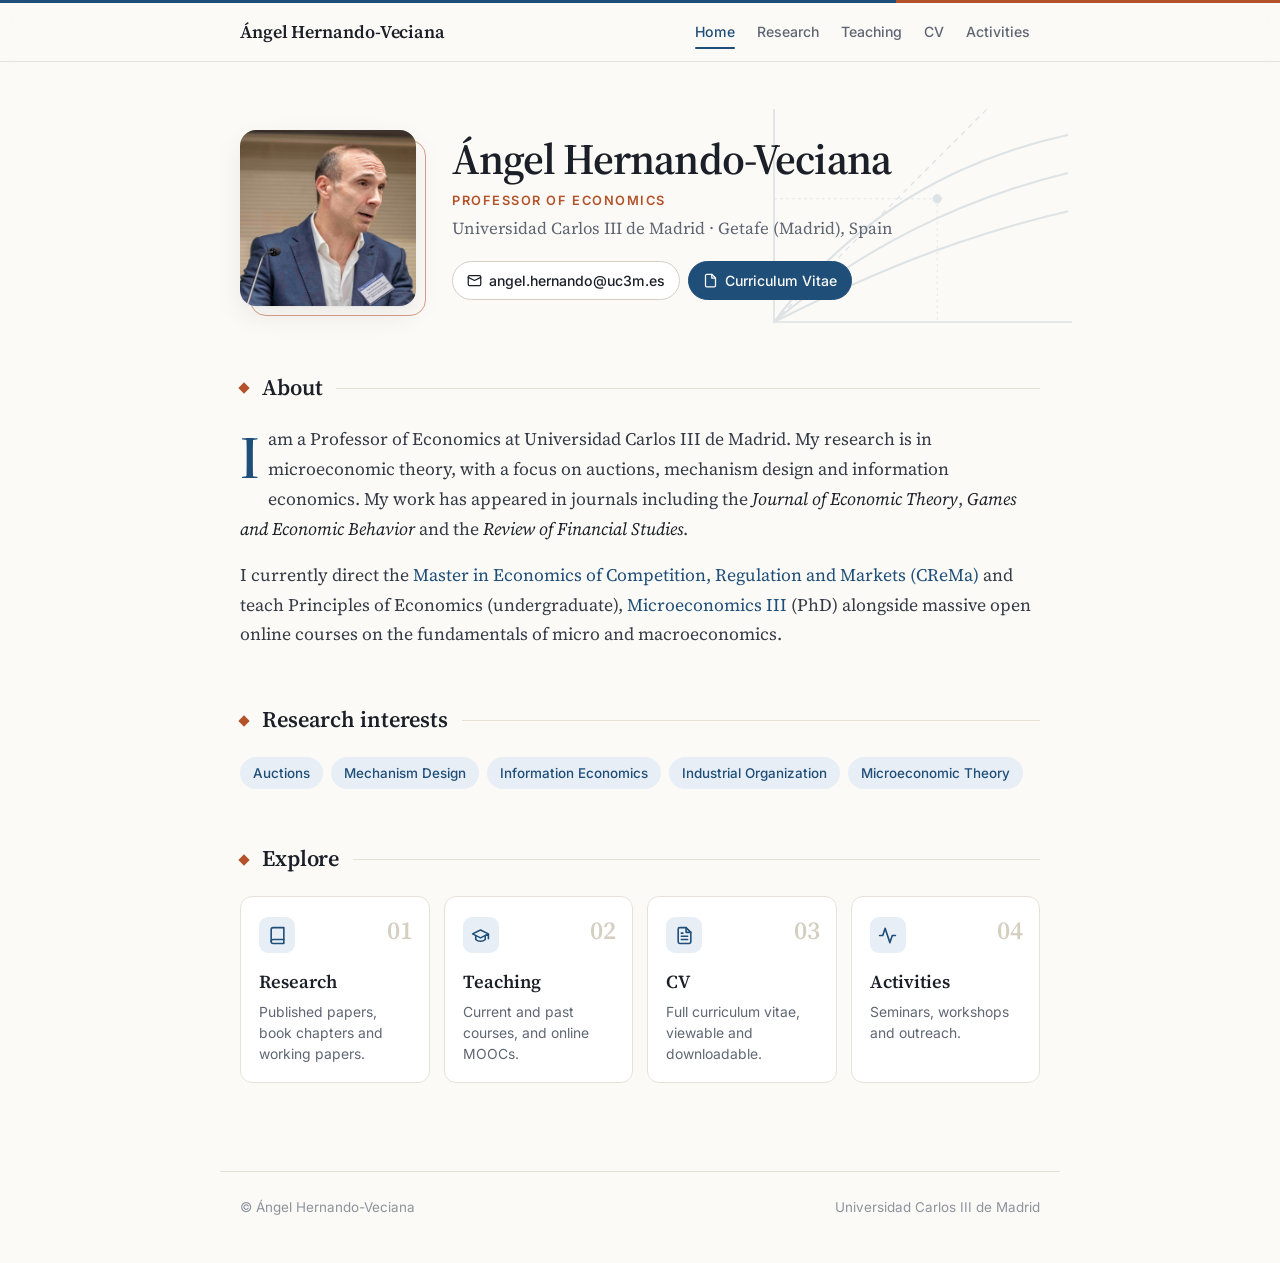
<file: index.html>
<!DOCTYPE html>
<html lang="en">
<head>
<meta charset="utf-8">
<meta name="viewport" content="width=device-width, initial-scale=1">
<title>Ángel Hernando-Veciana</title>
<meta name="description" content="Ángel Hernando-Veciana — Professor of Economics at Universidad Carlos III de Madrid. Research in auctions, mechanism design and information economics.">
<link rel="preconnect" href="https://fonts.googleapis.com">
<link rel="preconnect" href="https://fonts.gstatic.com" crossorigin>
<link href="https://fonts.googleapis.com/css2?family=Inter:wght@400;500;600;700&family=Source+Serif+4:ital,opsz,wght@0,8..60,400;0,8..60,600;0,8..60,700;1,8..60,400&display=swap" rel="stylesheet">
<link rel="stylesheet" href="style.css">
</head>
<body>
<nav class="nav">
  <div class="nav-inner">
    <a class="brand" href="index.html">Ángel Hernando-Veciana</a>
    <div class="nav-links">
      <a href="index.html" class="active">Home</a>
      <a href="research.html">Research</a>
      <a href="teaching.html">Teaching</a>
      <a href="cv.html">CV</a>
      <a href="other-activities.html">Activities</a>
    </div>
  </div>
</nav>

<main>
  <section class="hero">
    <svg class="hero-art" viewBox="0 0 400 300" fill="none" stroke="currentColor" stroke-linecap="round" aria-hidden="true">
      <path d="M40 270H390M40 270V20" stroke-width="2"/>
      <path d="M40 270L290 20" stroke-width="1.5" stroke-dasharray="5 7"/>
      <path d="M40 270C150 215 255 170 385 140" stroke-width="2.5"/>
      <path d="M40 270C140 185 260 125 385 95" stroke-width="2.5"/>
      <path d="M40 270C130 150 250 80 385 50" stroke-width="2.5"/>
      <circle cx="232" cy="125" r="5" fill="currentColor"/>
      <path d="M232 125V270M232 125H40" stroke-width="1" stroke-dasharray="2 5"/>
    </svg>
    <div class="avatar-wrap">
      <img class="avatar" src="profile.jpg" alt="Ángel Hernando-Veciana"
           onerror="this.outerHTML='&lt;div class=&quot;avatar-fallback&quot;&gt;ÁHV&lt;/div&gt;'">
    </div>
    <div class="hero-body">
      <h1 class="hero-name">Ángel Hernando-Veciana</h1>
      <p class="hero-role">Professor of Economics</p>
      <p class="hero-affil">Universidad Carlos III de Madrid · Getafe (Madrid), Spain</p>
      <div class="contacts">
        <a href="mailto:angel.hernando@uc3m.es">
          <svg viewBox="0 0 24 24" fill="none" stroke="currentColor" stroke-width="2" stroke-linecap="round" stroke-linejoin="round"><rect x="2" y="4" width="20" height="16" rx="2"/><path d="m22 7-10 5L2 7"/></svg>
          angel.hernando@uc3m.es
        </a>
        <a class="primary" href="cv.pdf">
          <svg viewBox="0 0 24 24" fill="none" stroke="currentColor" stroke-width="2" stroke-linecap="round" stroke-linejoin="round"><path d="M14 2H6a2 2 0 0 0-2 2v16a2 2 0 0 0 2 2h12a2 2 0 0 0 2-2V8z"/><path d="M14 2v6h6"/></svg>
          Curriculum Vitae
        </a>
      </div>
    </div>
  </section>

  <h2 class="section">About</h2>
  <div class="prose lead">
    <p>I am a Professor of Economics at Universidad Carlos III de Madrid. My research is in
    microeconomic theory, with a focus on auctions, mechanism design and information
    economics. My work has appeared in journals including the <em>Journal of Economic
    Theory</em>, <em>Games and Economic Behavior</em> and the <em>Review of Financial
    Studies</em>.</p>
    <p>I currently direct the <a href="https://www.uc3m.es/master/crema">Master in Economics of Competition, Regulation and Markets (CReMa)</a> and teach
    Principles of Economics (undergraduate), <a href="https://aplicaciones.uc3m.es/cpa/generaFicha?est=68&amp;asig=16862&amp;idioma=2">Microeconomics III</a> (PhD) alongside massive open online courses on the fundamentals of
    micro and macroeconomics.</p>
  </div>

  <h2 class="section">Research interests</h2>
  <div class="tags">
    <span class="tag">Auctions</span>
    <span class="tag">Mechanism Design</span>
    <span class="tag">Information Economics</span>
    <span class="tag">Industrial Organization</span>
    <span class="tag">Microeconomic Theory</span>
  </div>

  <h2 class="section">Explore</h2>
  <div class="cards">
    <a class="card" href="research.html">
      <div class="card-icon"><svg viewBox="0 0 24 24" fill="none" stroke="currentColor" stroke-width="2" stroke-linecap="round" stroke-linejoin="round"><path d="M4 19.5A2.5 2.5 0 0 1 6.5 17H20"/><path d="M6.5 2H20v20H6.5A2.5 2.5 0 0 1 4 19.5v-15A2.5 2.5 0 0 1 6.5 2z"/></svg></div>
      <h3>Research</h3>
      <p>Published papers, book chapters and working papers.</p>
    </a>
    <a class="card" href="teaching.html">
      <div class="card-icon"><svg viewBox="0 0 24 24" fill="none" stroke="currentColor" stroke-width="2" stroke-linecap="round" stroke-linejoin="round"><path d="M22 10v6M2 10l10-5 10 5-10 5z"/><path d="M6 12v5c3 3 9 3 12 0v-5"/></svg></div>
      <h3>Teaching</h3>
      <p>Current and past courses, and online MOOCs.</p>
    </a>
    <a class="card" href="cv.html">
      <div class="card-icon"><svg viewBox="0 0 24 24" fill="none" stroke="currentColor" stroke-width="2" stroke-linecap="round" stroke-linejoin="round"><path d="M14 2H6a2 2 0 0 0-2 2v16a2 2 0 0 0 2 2h12a2 2 0 0 0 2-2V8z"/><path d="M14 2v6h6"/><path d="M16 13H8M16 17H8M10 9H8"/></svg></div>
      <h3>CV</h3>
      <p>Full curriculum vitae, viewable and downloadable.</p>
    </a>
    <a class="card" href="other-activities.html">
      <div class="card-icon"><svg viewBox="0 0 24 24" fill="none" stroke="currentColor" stroke-width="2" stroke-linecap="round" stroke-linejoin="round"><path d="M22 12h-4l-3 9L9 3l-3 9H2"/></svg></div>
      <h3>Activities</h3>
      <p>Seminars, workshops and outreach.</p>
    </a>
  </div>
</main>

<footer>
  <span>© Ángel Hernando-Veciana</span>
  <span>Universidad Carlos III de Madrid</span>
</footer>
</body>
</html>
</file>
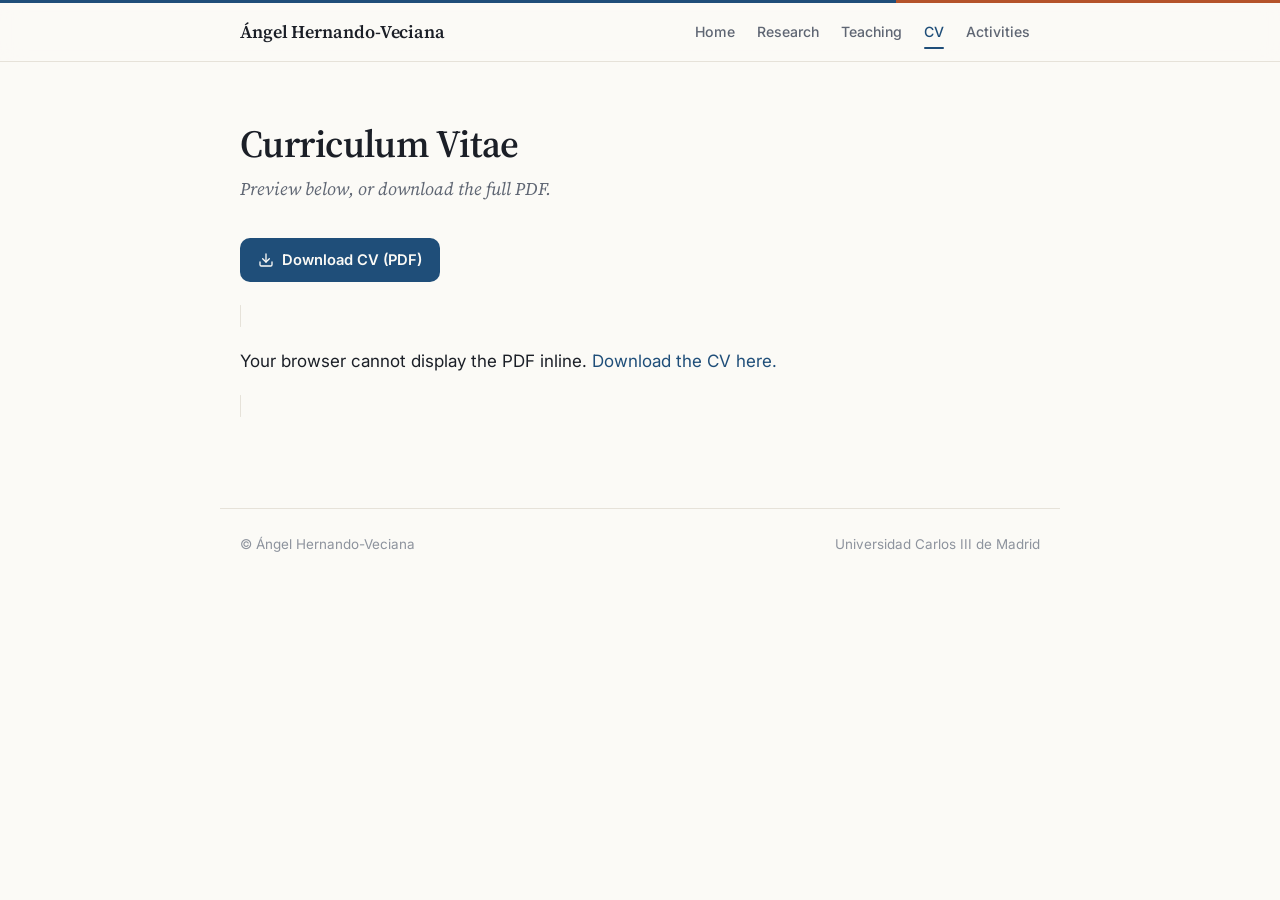
<file: cv.html>
<!DOCTYPE html>
<html lang="en">
<head>
<meta charset="utf-8">
<meta name="viewport" content="width=device-width, initial-scale=1">
<title>CV · Ángel Hernando-Veciana</title>
<link rel="preconnect" href="https://fonts.googleapis.com">
<link rel="preconnect" href="https://fonts.gstatic.com" crossorigin>
<link href="https://fonts.googleapis.com/css2?family=Inter:wght@400;500;600;700&family=Source+Serif+4:ital,opsz,wght@0,8..60,400;0,8..60,600;0,8..60,700;1,8..60,400&display=swap" rel="stylesheet">
<link rel="stylesheet" href="style.css">
</head>
<body>
<nav class="nav">
  <div class="nav-inner">
    <a class="brand" href="index.html">Ángel Hernando-Veciana</a>
    <div class="nav-links">
      <a href="index.html">Home</a>
      <a href="research.html">Research</a>
      <a href="teaching.html">Teaching</a>
      <a href="cv.html" class="active">CV</a>
      <a href="other-activities.html">Activities</a>
    </div>
  </div>
</nav>

<main>
  <h1 class="page-title">Curriculum Vitae</h1>
  <p class="page-intro">Preview below, or download the full PDF.</p>

  <div class="cv-actions">
    <a class="btn" href="cv.pdf" download>
      <svg viewBox="0 0 24 24" fill="none" stroke="currentColor" stroke-width="2" stroke-linecap="round" stroke-linejoin="round"><path d="M21 15v4a2 2 0 0 1-2 2H5a2 2 0 0 1-2-2v-4"/><path d="M7 10l5 5 5-5"/><path d="M12 15V3"/></svg>
      Download CV (PDF)
    </a>
  </div>

  <object class="cv-frame" data="cv.pdf" type="application/pdf">
    <p>Your browser cannot display the PDF inline. <a href="cv.pdf">Download the CV here.</a></p>
  </object>
</main>

<footer>
  <span>© Ángel Hernando-Veciana</span>
  <span>Universidad Carlos III de Madrid</span>
</footer>
</body>
</html>
</file>
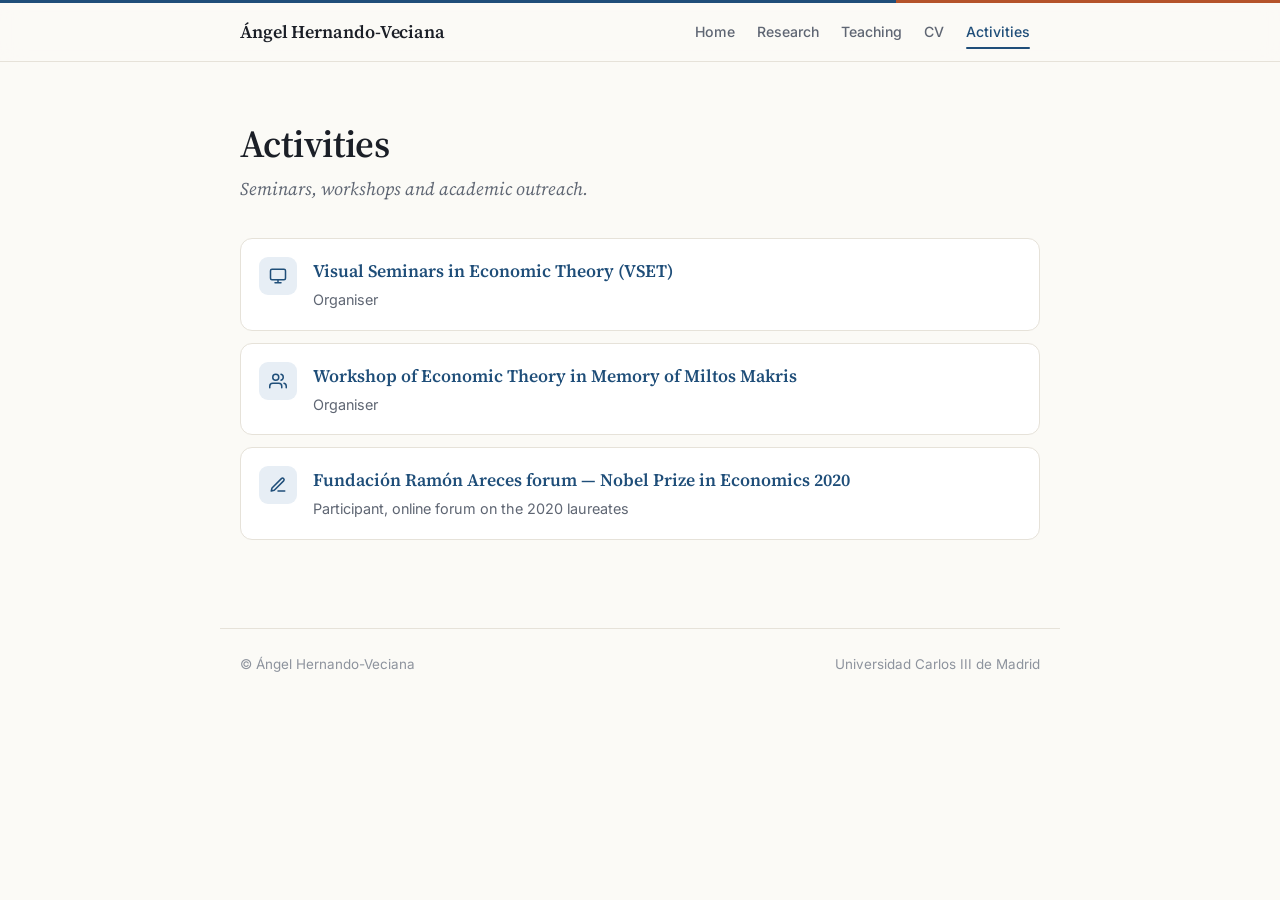
<file: other-activities.html>
<!DOCTYPE html>
<html lang="en">
<head>
<meta charset="utf-8">
<meta name="viewport" content="width=device-width, initial-scale=1">
<title>Activities · Ángel Hernando-Veciana</title>
<link rel="preconnect" href="https://fonts.googleapis.com">
<link rel="preconnect" href="https://fonts.gstatic.com" crossorigin>
<link href="https://fonts.googleapis.com/css2?family=Inter:wght@400;500;600;700&family=Source+Serif+4:ital,opsz,wght@0,8..60,400;0,8..60,600;0,8..60,700;1,8..60,400&display=swap" rel="stylesheet">
<link rel="stylesheet" href="style.css">
</head>
<body>
<nav class="nav">
  <div class="nav-inner">
    <a class="brand" href="index.html">Ángel Hernando-Veciana</a>
    <div class="nav-links">
      <a href="index.html">Home</a>
      <a href="research.html">Research</a>
      <a href="teaching.html">Teaching</a>
      <a href="cv.html">CV</a>
      <a href="other-activities.html" class="active">Activities</a>
    </div>
  </div>
</nav>

<main>
  <h1 class="page-title">Activities</h1>
  <p class="page-intro">Seminars, workshops and academic outreach.</p>

  <div class="activity">
    <div class="a-icon"><svg viewBox="0 0 24 24" fill="none" stroke="currentColor" stroke-width="2" stroke-linecap="round" stroke-linejoin="round"><rect x="2" y="3" width="20" height="14" rx="2"/><path d="M8 21h8M12 17v4"/></svg></div>
    <div class="a-body">
      <a class="lead" href="https://sites.google.com/view/vset/home">Visual Seminars in Economic Theory (VSET)</a>
      <div class="pub-meta">Organiser</div>
    </div>
  </div>

  <div class="activity">
    <div class="a-icon"><svg viewBox="0 0 24 24" fill="none" stroke="currentColor" stroke-width="2" stroke-linecap="round" stroke-linejoin="round"><path d="M17 21v-2a4 4 0 0 0-4-4H5a4 4 0 0 0-4 4v2"/><circle cx="9" cy="7" r="4"/><path d="M23 21v-2a4 4 0 0 0-3-3.87M16 3.13a4 4 0 0 1 0 7.75"/></svg></div>
    <div class="a-body">
      <a class="lead" href="https://sites.google.com/view/mset-workshop/2023">Workshop of Economic Theory in Memory of Miltos Makris</a>
      <div class="pub-meta">Organiser</div>
    </div>
  </div>

  <div class="activity">
    <div class="a-icon"><svg viewBox="0 0 24 24" fill="none" stroke="currentColor" stroke-width="2" stroke-linecap="round" stroke-linejoin="round"><path d="M12 20h9"/><path d="M16.5 3.5a2.12 2.12 0 0 1 3 3L7 19l-4 1 1-4z"/></svg></div>
    <div class="a-body">
      <a class="lead" href="https://www.fundacionareces.es/fundacionareces/es/actividades/subastas-la-ciencia-basica-al-servicio-de-la-gestion-publica-y-privada.html">Fundación Ramón Areces forum — Nobel Prize in Economics 2020</a>
      <div class="pub-meta">Participant, online forum on the 2020 laureates</div>
    </div>
  </div>
</main>

<footer>
  <span>© Ángel Hernando-Veciana</span>
  <span>Universidad Carlos III de Madrid</span>
</footer>
</body>
</html>
</file>
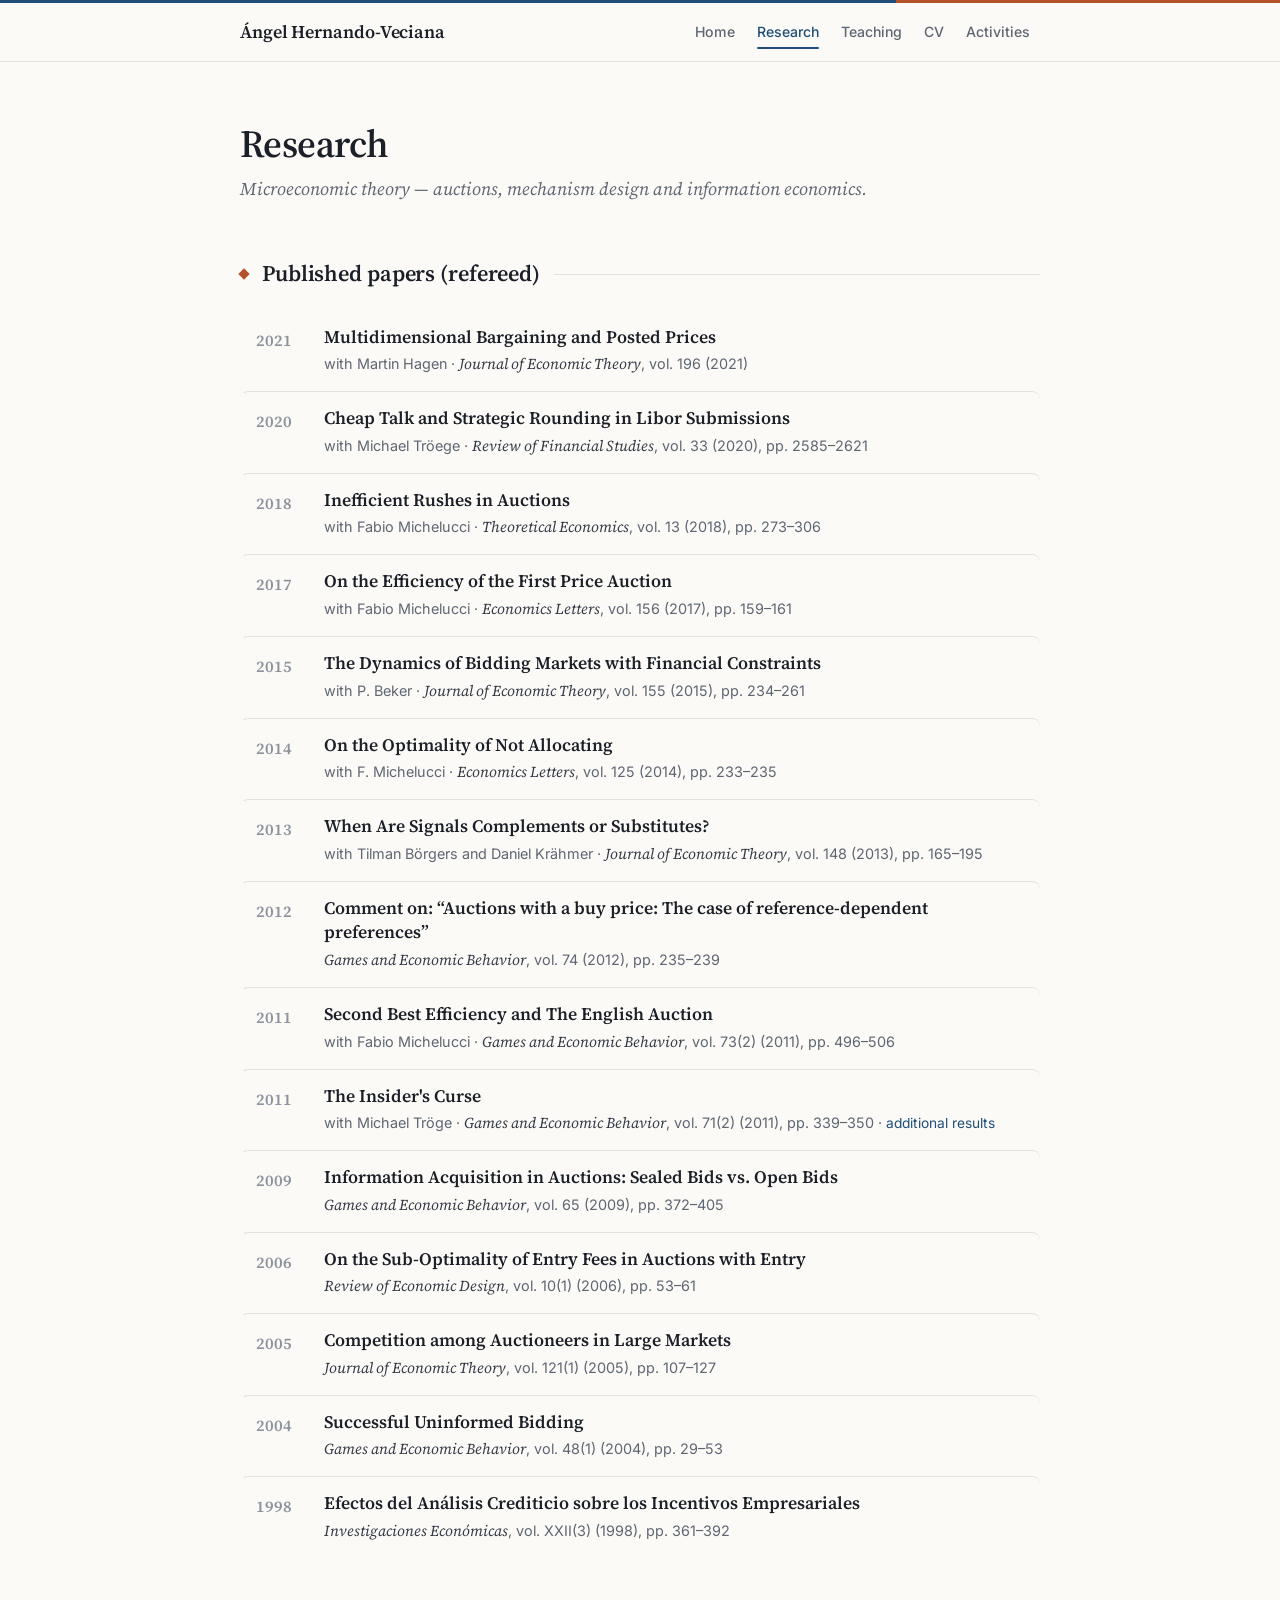
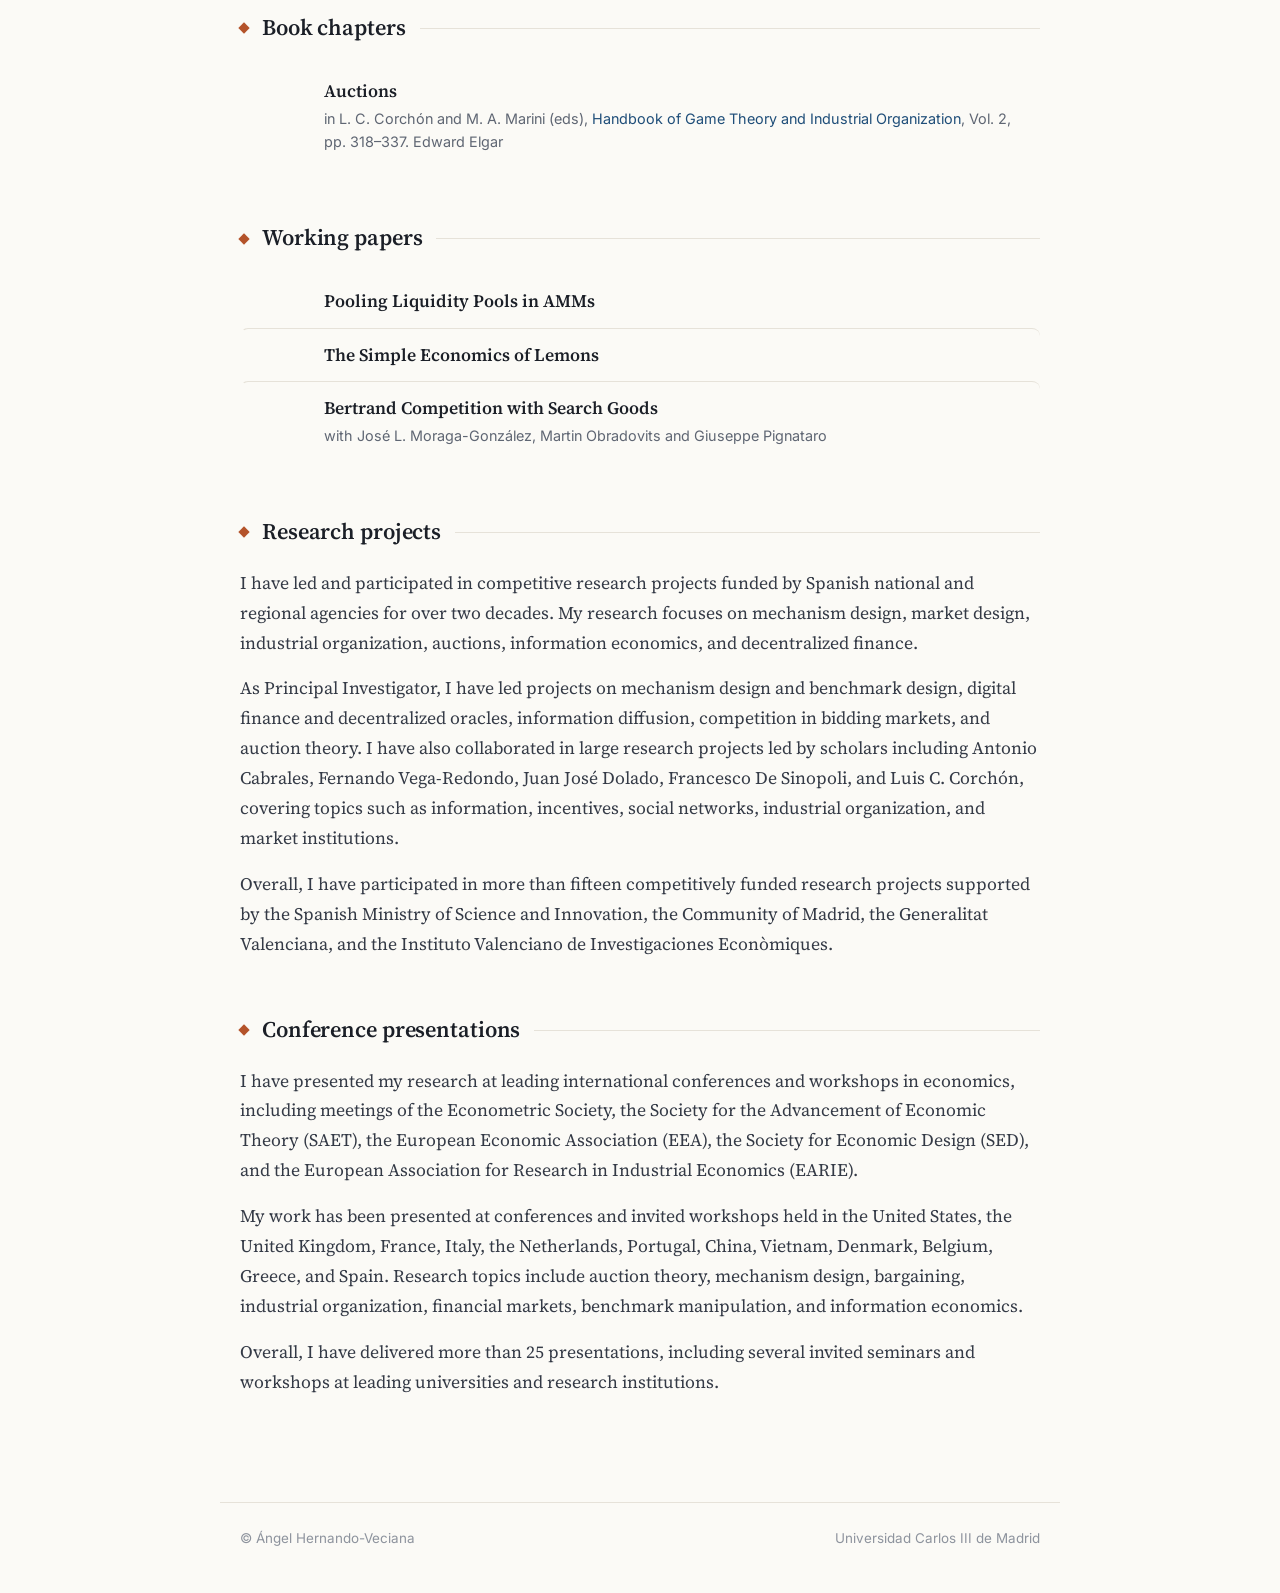
<file: research.html>
<!DOCTYPE html>
<html lang="en">
<head>
<meta charset="utf-8">
<meta name="viewport" content="width=device-width, initial-scale=1">
<title>Research · Ángel Hernando-Veciana</title>
<link rel="preconnect" href="https://fonts.googleapis.com">
<link rel="preconnect" href="https://fonts.gstatic.com" crossorigin>
<link href="https://fonts.googleapis.com/css2?family=Inter:wght@400;500;600;700&family=Source+Serif+4:ital,opsz,wght@0,8..60,400;0,8..60,600;0,8..60,700;1,8..60,400&display=swap" rel="stylesheet">
<link rel="stylesheet" href="style.css">
</head>
<body>
<nav class="nav">
  <div class="nav-inner">
    <a class="brand" href="index.html">Ángel Hernando-Veciana</a>
    <div class="nav-links">
      <a href="index.html">Home</a>
      <a href="research.html" class="active">Research</a>
      <a href="teaching.html">Teaching</a>
      <a href="cv.html">CV</a>
      <a href="other-activities.html">Activities</a>
    </div>
  </div>
</nav>

<main>
  <h1 class="page-title">Research</h1>
  <p class="page-intro">Microeconomic theory — auctions, mechanism design and information economics.</p>

  <h2 class="section">Published papers (refereed)</h2>
  <div class="pub-group">
    <div class="pub">
      <span class="pub-year">2021</span>
      <span class="pub-title"><a href="https://www.sciencedirect.com/science/article/abs/pii/S0022053121001344">Multidimensional Bargaining and Posted Prices</a></span>
      <span class="pub-meta">with Martin Hagen · <span class="journal">Journal of Economic Theory</span>, vol. 196 (2021)</span>
    </div>
    <div class="pub">
      <span class="pub-year">2020</span>
      <span class="pub-title"><a href="https://doi.org/10.1093/rfs/hhz101">Cheap Talk and Strategic Rounding in Libor Submissions</a></span>
      <span class="pub-meta">with Michael Tröege · <span class="journal">Review of Financial Studies</span>, vol. 33 (2020), pp. 2585–2621</span>
    </div>
    <div class="pub">
      <span class="pub-year">2018</span>
      <span class="pub-title"><a href="https://econtheory.org/ojs/index.php/te/article/viewFile/20180273/19813/577">Inefficient Rushes in Auctions</a></span>
      <span class="pub-meta">with Fabio Michelucci · <span class="journal">Theoretical Economics</span>, vol. 13 (2018), pp. 273–306</span>
    </div>
    <div class="pub">
      <span class="pub-year">2017</span>
      <span class="pub-title"><a href="http://dx.doi.org/10.1016/j.econlet.2017.05.003">On the Efficiency of the First Price Auction</a></span>
      <span class="pub-meta">with Fabio Michelucci · <span class="journal">Economics Letters</span>, vol. 156 (2017), pp. 159–161</span>
    </div>
    <div class="pub">
      <span class="pub-year">2015</span>
      <span class="pub-title"><a href="http://www.sciencedirect.com/science/article/pii/S0022053114001720">The Dynamics of Bidding Markets with Financial Constraints</a></span>
      <span class="pub-meta">with P. Beker · <span class="journal">Journal of Economic Theory</span>, vol. 155 (2015), pp. 234–261</span>
    </div>
    <div class="pub">
      <span class="pub-year">2014</span>
      <span class="pub-title"><a href="http://www.sciencedirect.com/science/article/pii/S0165176514003528">On the Optimality of Not Allocating</a></span>
      <span class="pub-meta">with F. Michelucci · <span class="journal">Economics Letters</span>, vol. 125 (2014), pp. 233–235</span>
    </div>
    <div class="pub">
      <span class="pub-year">2013</span>
      <span class="pub-title"><a href="https://doi.org/10.1016/j.jet.2012.12.012">When Are Signals Complements or Substitutes?</a></span>
      <span class="pub-meta">with Tilman Börgers and Daniel Krähmer · <span class="journal">Journal of Economic Theory</span>, vol. 148 (2013), pp. 165–195</span>
    </div>
    <div class="pub">
      <span class="pub-year">2012</span>
      <span class="pub-title"><a href="http://www.sciencedirect.com/science/article/pii/S0899825611001072">Comment on: “Auctions with a buy price: The case of reference-dependent preferences”</a></span>
      <span class="pub-meta"><span class="journal">Games and Economic Behavior</span>, vol. 74 (2012), pp. 235–239</span>
    </div>
    <div class="pub">
      <span class="pub-year">2011</span>
      <span class="pub-title"><a href="http://www.sciencedirect.com/science/article/pii/S0899825611000716">Second Best Efficiency and The English Auction</a></span>
      <span class="pub-meta">with Fabio Michelucci · <span class="journal">Games and Economic Behavior</span>, vol. 73(2) (2011), pp. 496–506</span>
    </div>
    <div class="pub">
      <span class="pub-year">2011</span>
      <span class="pub-title"><a href="https://doi.org/10.1016/j.geb.2010.05.007">The Insider's Curse</a></span>
      <span class="pub-meta">with Michael Tröge · <span class="journal">Games and Economic Behavior</span>, vol. 71(2) (2011), pp. 339–350 · <a class="pub-extra" href="http://www.eco.uc3m.es/ahernando/interim.pdf">additional results</a></span>
    </div>
    <div class="pub">
      <span class="pub-year">2009</span>
      <span class="pub-title"><a href="https://doi.org/10.1016/j.geb.2007.10.015">Information Acquisition in Auctions: Sealed Bids vs. Open Bids</a></span>
      <span class="pub-meta"><span class="journal">Games and Economic Behavior</span>, vol. 65 (2009), pp. 372–405</span>
    </div>
    <div class="pub">
      <span class="pub-year">2006</span>
      <span class="pub-title"><a href="http://www.springerlink.com/content/d51n21r6635p102r?p=f88c3a14ef8143b58b87a4e3ab1024e7&pi=3">On the Sub-Optimality of Entry Fees in Auctions with Entry</a></span>
      <span class="pub-meta"><span class="journal">Review of Economic Design</span>, vol. 10(1) (2006), pp. 53–61</span>
    </div>
    <div class="pub">
      <span class="pub-year">2005</span>
      <span class="pub-title"><a href="http://www.sciencedirect.com/science/article/pii/S0022053104000833">Competition among Auctioneers in Large Markets</a></span>
      <span class="pub-meta"><span class="journal">Journal of Economic Theory</span>, vol. 121(1) (2005), pp. 107–127</span>
    </div>
    <div class="pub">
      <span class="pub-year">2004</span>
      <span class="pub-title"><a href="http://www.sciencedirect.com/science/article/pii/S0899825603002355">Successful Uninformed Bidding</a></span>
      <span class="pub-meta"><span class="journal">Games and Economic Behavior</span>, vol. 48(1) (2004), pp. 29–53</span>
    </div>
    <div class="pub">
      <span class="pub-year">1998</span>
      <span class="pub-title"><a href="http://www.springer.com/economics/journal/13209">Efectos del Análisis Crediticio sobre los Incentivos Empresariales</a></span>
      <span class="pub-meta"><span class="journal">Investigaciones Económicas</span>, vol. XXII(3) (1998), pp. 361–392</span>
    </div>
  </div>

  <h2 class="section">Book chapters</h2>
  <div class="pub-group">
    <div class="pub">
      <span class="pub-title">Auctions</span>
      <span class="pub-meta">in L. C. Corchón and M. A. Marini (eds), <a href="https://www.e-elgar.com/shop/handbook-of-game-theory-and-industrial-organization-volume-2">Handbook of Game Theory and Industrial Organization</a>, Vol. 2, pp. 318–337. Edward Elgar</span>
    </div>
  </div>

  <h2 class="section">Working papers</h2>
  <div class="pub-group">
    <div class="pub">
      <span class="pub-title"><a href="https://drive.google.com/file/d/1FYbR0nvcVjNfyUz2p2QLieXb7K45o_CK/view?usp=drive_link">Pooling Liquidity Pools in AMMs</a></span>
    </div>
    <div class="pub">
      <span class="pub-title"><a href="https://papers.ssrn.com/sol3/papers.cfm?abstract_id=6468696">The Simple Economics of Lemons</a></span>
    </div>
    <div class="pub">
      <span class="pub-title">Bertrand Competition with Search Goods</span>
      <span class="pub-meta">with José L. Moraga-González, Martin Obradovits and Giuseppe Pignataro</span>
    </div>
  </div>

  <h2 class="section">Research projects</h2>
  <div class="prose">
    <p>I have led and participated in competitive research projects funded by Spanish national
    and regional agencies for over two decades. My research focuses on mechanism design, market
    design, industrial organization, auctions, information economics, and decentralized finance.</p>
    <p>As Principal Investigator, I have led projects on mechanism design and benchmark design,
    digital finance and decentralized oracles, information diffusion, competition in bidding
    markets, and auction theory. I have also collaborated in large research projects led by
    scholars including Antonio Cabrales, Fernando Vega-Redondo, Juan José Dolado, Francesco
    De Sinopoli, and Luis C. Corchón, covering topics such as information, incentives, social
    networks, industrial organization, and market institutions.</p>
    <p>Overall, I have participated in more than fifteen competitively funded research projects
    supported by the Spanish Ministry of Science and Innovation, the Community of Madrid, the
    Generalitat Valenciana, and the Instituto Valenciano de Investigaciones Econòmiques.</p>
  </div>

  <h2 class="section">Conference presentations</h2>
  <div class="prose">
    <p>I have presented my research at leading international conferences and workshops in
    economics, including meetings of the Econometric Society, the Society for the Advancement
    of Economic Theory (SAET), the European Economic Association (EEA), the Society for Economic
    Design (SED), and the European Association for Research in Industrial Economics (EARIE).</p>
    <p>My work has been presented at conferences and invited workshops held in the United States,
    the United Kingdom, France, Italy, the Netherlands, Portugal, China, Vietnam, Denmark,
    Belgium, Greece, and Spain. Research topics include auction theory, mechanism design,
    bargaining, industrial organization, financial markets, benchmark manipulation, and
    information economics.</p>
    <p>Overall, I have delivered more than 25 presentations, including several invited seminars
    and workshops at leading universities and research institutions.</p>
  </div>
</main>

<footer>
  <span>© Ángel Hernando-Veciana</span>
  <span>Universidad Carlos III de Madrid</span>
</footer>
</body>
</html>
</file>
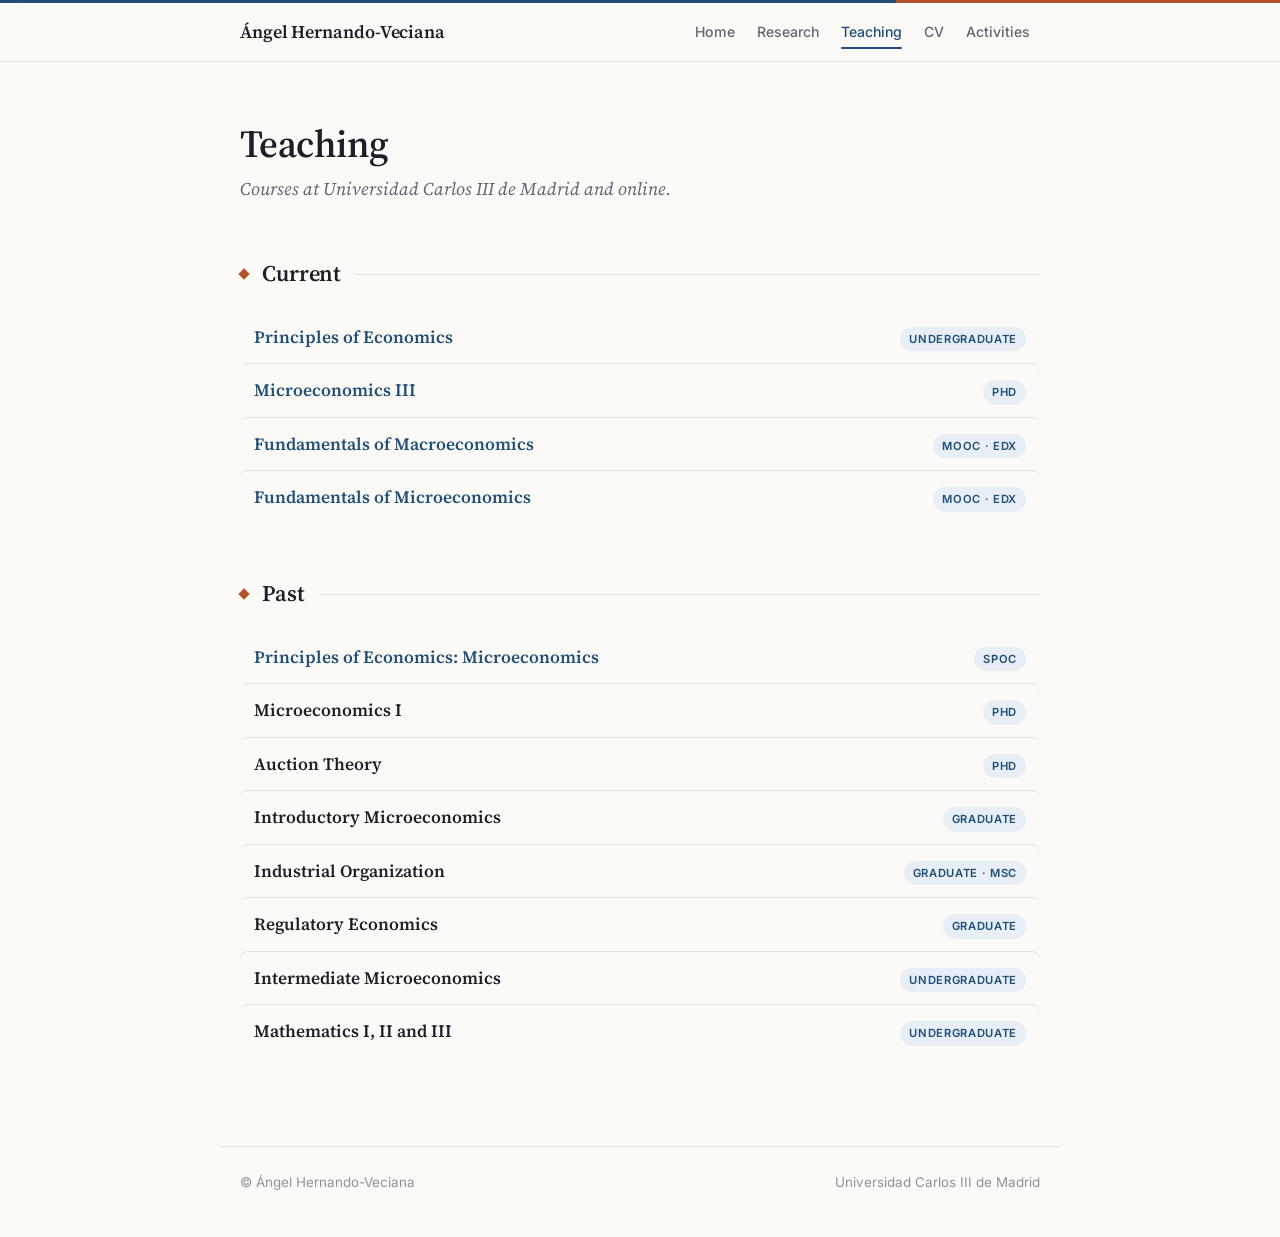
<file: teaching.html>
<!DOCTYPE html>
<html lang="en">
<head>
<meta charset="utf-8">
<meta name="viewport" content="width=device-width, initial-scale=1">
<title>Teaching · Ángel Hernando-Veciana</title>
<link rel="preconnect" href="https://fonts.googleapis.com">
<link rel="preconnect" href="https://fonts.gstatic.com" crossorigin>
<link href="https://fonts.googleapis.com/css2?family=Inter:wght@400;500;600;700&family=Source+Serif+4:ital,opsz,wght@0,8..60,400;0,8..60,600;0,8..60,700;1,8..60,400&display=swap" rel="stylesheet">
<link rel="stylesheet" href="style.css">
</head>
<body>
<nav class="nav">
  <div class="nav-inner">
    <a class="brand" href="index.html">Ángel Hernando-Veciana</a>
    <div class="nav-links">
      <a href="index.html">Home</a>
      <a href="research.html">Research</a>
      <a href="teaching.html" class="active">Teaching</a>
      <a href="cv.html">CV</a>
      <a href="other-activities.html">Activities</a>
    </div>
  </div>
</nav>

<main>
  <h1 class="page-title">Teaching</h1>
  <p class="page-intro">Courses at Universidad Carlos III de Madrid and online.</p>

  <h2 class="section">Current</h2>
  <ul class="list">
    <li><a class="lead" href="https://aulaglobal.uc3m.es/course/view.php?id=133033">Principles of Economics</a><span class="pill">Undergraduate</span></li>
    <li><a class="lead" href="https://aplicaciones.uc3m.es/cpa/generaFicha?est=68&amp;asig=16862&amp;idioma=2">Microeconomics III</a><span class="pill">PhD</span></li>
    <li><a class="lead" href="https://www.edx.org/course/fundamentals-of-macroeconomics-2">Fundamentals of Macroeconomics</a><span class="pill">MOOC · edX</span></li>
    <li><a class="lead" href="https://www.edx.org/course/fundamentals-microeconomics-uc3mx-eco-1x">Fundamentals of Microeconomics</a><span class="pill">MOOC · edX</span></li>
  </ul>

  <h2 class="section">Past</h2>
  <ul class="list">
    <li><a class="lead" href="https://spoc.uc3m.es/courses/course-v1:ECO+ECO.1b+2016_17_T1/">Principles of Economics: Microeconomics</a><span class="pill">SPOC</span></li>
    <li><span class="lead">Microeconomics I</span><span class="pill">PhD</span></li>
    <li><span class="lead">Auction Theory</span><span class="pill">PhD</span></li>
    <li><span class="lead">Introductory Microeconomics</span><span class="pill">Graduate</span></li>
    <li><span class="lead">Industrial Organization</span><span class="pill">Graduate · MSc</span></li>
    <li><span class="lead">Regulatory Economics</span><span class="pill">Graduate</span></li>
    <li><span class="lead">Intermediate Microeconomics</span><span class="pill">Undergraduate</span></li>
    <li><span class="lead">Mathematics I, II and III</span><span class="pill">Undergraduate</span></li>
  </ul>
</main>

<footer>
  <span>© Ángel Hernando-Veciana</span>
  <span>Universidad Carlos III de Madrid</span>
</footer>
</body>
</html>
</file>
<file: style.css>
:root {
  --ink: #1b1f27;
  --ink-soft: #343a46;
  --muted: #5f6673;
  --faint: #8d939d;
  --line: #e6e2d9;
  --line-strong: #d5cfc2;
  --bg: #fbfaf6;
  --bg-soft: #f3f0e8;
  --surface: #ffffff;
  --accent: #1f4e79;
  --accent-hover: #163a5c;
  --accent-soft: #e7eef5;
  --warm: #b4532a;
  --radius: 12px;
  --radius-sm: 8px;
  --max: 840px;
  --shadow: 0 1px 2px rgba(27,31,39,.04), 0 10px 28px rgba(27,31,39,.07);
  --serif: "Source Serif 4", "Iowan Old Style", Georgia, "Times New Roman", serif;
  --sans: "Inter", -apple-system, BlinkMacSystemFont, "Segoe UI", Helvetica, Arial, sans-serif;
  color-scheme: light;
}

@media (prefers-color-scheme: dark) {
  :root {
    --ink: #ece9e2;
    --ink-soft: #d3cfc6;
    --muted: #a6a9b0;
    --faint: #7c818a;
    --line: #2c313a;
    --line-strong: #3b414c;
    --bg: #15181e;
    --bg-soft: #1d2129;
    --surface: #1a1e25;
    --accent: #8db8e3;
    --accent-hover: #b3d0ee;
    --accent-soft: #1f2d3d;
    --warm: #e08a5f;
    --shadow: 0 1px 2px rgba(0,0,0,.3), 0 10px 28px rgba(0,0,0,.35);
    color-scheme: dark;
  }
}

* { box-sizing: border-box; }
html { scroll-behavior: smooth; -webkit-text-size-adjust: 100%; }

body {
  margin: 0;
  font-family: var(--sans);
  color: var(--ink);
  background: var(--bg);
  line-height: 1.65;
  font-size: 17px;
  -webkit-font-smoothing: antialiased;
  text-rendering: optimizeLegibility;
}

a { color: var(--accent); text-decoration: none; transition: color .15s ease; }
a:hover { color: var(--accent-hover); }

::selection { background: var(--accent-soft); color: var(--ink); }

/* ---------- Nav ---------- */
.nav {
  position: sticky;
  top: 0;
  z-index: 50;
  background: color-mix(in srgb, var(--bg) 85%, transparent);
  backdrop-filter: saturate(180%) blur(12px);
  -webkit-backdrop-filter: saturate(180%) blur(12px);
  border-bottom: 1px solid var(--line);
}
.nav::before {
  content: "";
  display: block;
  height: 3px;
  background: linear-gradient(90deg, var(--accent) 0 70%, var(--warm) 70% 100%);
}
.nav-inner {
  max-width: var(--max);
  margin: 0 auto;
  padding: 0 20px;
  height: 58px;
  display: flex;
  align-items: center;
  justify-content: space-between;
  gap: 16px;
}
.brand {
  font-family: var(--serif);
  font-weight: 600;
  letter-spacing: -.005em;
  color: var(--ink);
  font-size: 1.12rem;
  white-space: nowrap;
}
.brand:hover { color: var(--accent); }
.nav-links {
  display: flex;
  gap: 2px;
  flex-wrap: wrap;
  justify-content: flex-end;
}
.nav-links a {
  position: relative;
  color: var(--muted);
  font-size: .88rem;
  font-weight: 500;
  padding: 6px 10px;
  border-radius: 6px;
  transition: color .15s ease;
}
.nav-links a::after {
  content: "";
  position: absolute;
  left: 10px; right: 10px; bottom: 1px;
  height: 2px;
  border-radius: 2px;
  background: var(--accent);
  transform: scaleX(0);
  transition: transform .2s ease;
}
.nav-links a:hover { color: var(--ink); }
.nav-links a:hover::after { transform: scaleX(.5); }
.nav-links a.active { color: var(--accent); }
.nav-links a.active::after { transform: scaleX(1); }

/* ---------- Layout ---------- */
main {
  max-width: var(--max);
  margin: 0 auto;
  padding: 60px 20px 40px;
  animation: rise .5s ease both;
}
@keyframes rise {
  from { opacity: 0; transform: translateY(6px); }
  to   { opacity: 1; transform: none; }
}
@media (prefers-reduced-motion: reduce) {
  main { animation: none; }
  * { transition: none !important; }
}

h1.page-title {
  font-family: var(--serif);
  font-size: 2.4rem;
  font-weight: 600;
  letter-spacing: -.015em;
  line-height: 1.15;
  margin: 0 0 8px;
}
.page-intro {
  font-family: var(--serif);
  font-style: italic;
  font-size: 1.12rem;
  color: var(--muted);
  margin: 0 0 34px;
}

h2.section {
  display: flex;
  align-items: center;
  gap: 14px;
  font-family: var(--serif);
  font-size: 1.4rem;
  font-weight: 600;
  letter-spacing: -.005em;
  color: var(--ink);
  margin: 52px 0 18px;
}
h2.section::after {
  content: "";
  flex: 1;
  height: 1px;
  background: var(--line);
}
h2.section::before {
  content: "";
  width: 8px; height: 8px;
  flex-shrink: 0;
  background: var(--warm);
  transform: rotate(45deg);
}

/* ---------- Hero ---------- */
.hero {
  position: relative;
  display: flex;
  gap: 36px;
  align-items: center;
  flex-wrap: wrap;
  padding: 8px 0 12px;
}
.hero-art {
  position: absolute;
  right: -40px;
  top: 50%;
  width: 340px;
  transform: translateY(-50%);
  color: var(--accent);
  opacity: .13;
  pointer-events: none;
  z-index: 0;
}
.hero > *:not(.hero-art) { position: relative; z-index: 1; }
.avatar-wrap { flex-shrink: 0; position: relative; }
.avatar-wrap::before {
  content: "";
  position: absolute;
  inset: 10px -10px -10px 10px;
  border: 1.5px solid var(--warm);
  border-radius: 16px;
  opacity: .55;
}
.avatar {
  position: relative;
  width: 176px;
  height: 176px;
  border-radius: 16px;
  object-fit: cover;
  box-shadow: var(--shadow);
  display: block;
}
.avatar-fallback {
  position: relative;
  width: 176px;
  height: 176px;
  border-radius: 16px;
  display: flex;
  align-items: center;
  justify-content: center;
  font-family: var(--serif);
  font-size: 3.2rem;
  font-weight: 600;
  color: #fff;
  background: linear-gradient(135deg, #1f4e79, #2c3e66);
  box-shadow: var(--shadow);
}
.hero-body { flex: 1; min-width: 260px; }
.hero-name {
  font-family: var(--serif);
  font-size: 2.7rem;
  font-weight: 600;
  letter-spacing: -.02em;
  margin: 0 0 8px;
  line-height: 1.08;
}
.hero-role {
  font-size: .8rem;
  font-weight: 600;
  letter-spacing: .12em;
  text-transform: uppercase;
  color: var(--warm);
  margin: 0 0 4px;
}
.hero-affil { font-family: var(--serif); color: var(--muted); margin: 0 0 18px; font-size: 1.05rem; }

.contacts { display: flex; flex-wrap: wrap; gap: 8px; margin-top: 4px; }
.contacts a {
  display: inline-flex;
  align-items: center;
  gap: 7px;
  font-size: .88rem;
  font-weight: 500;
  color: var(--ink);
  background: var(--surface);
  border: 1px solid var(--line-strong);
  padding: 7px 14px;
  border-radius: 999px;
  transition: border-color .15s ease, transform .15s ease, box-shadow .15s ease, color .15s ease;
}
.contacts a:hover { border-color: var(--accent); color: var(--accent); transform: translateY(-1px); box-shadow: var(--shadow); }
.contacts a.primary { background: var(--accent); border-color: var(--accent); color: var(--bg); }
.contacts a.primary:hover { background: var(--accent-hover); color: var(--bg); }
.contacts svg { width: 15px; height: 15px; }

/* ---------- Prose ---------- */
.prose {
  font-family: var(--serif);
  font-size: 1.1rem;
  line-height: 1.7;
  color: var(--ink-soft);
}
.prose p { margin: 0 0 16px; }
.prose em { color: var(--ink); }
.prose.lead > p:first-child::first-letter {
  float: left;
  font-size: 3.4em;
  line-height: .9;
  font-weight: 600;
  padding: 6px 8px 0 0;
  color: var(--accent);
}

/* ---------- Tags ---------- */
.tags { display: flex; flex-wrap: wrap; gap: 8px; }
.tag {
  font-size: .84rem;
  font-weight: 500;
  color: var(--accent);
  background: var(--accent-soft);
  padding: 5px 13px;
  border-radius: 999px;
}

/* ---------- Nav cards ---------- */
.cards {
  display: grid;
  grid-template-columns: repeat(auto-fit, minmax(180px, 1fr));
  gap: 14px;
  margin-top: 8px;
  counter-reset: card;
}
.card {
  position: relative;
  display: block;
  padding: 20px 18px 18px;
  border: 1px solid var(--line);
  border-radius: var(--radius);
  background: var(--surface);
  overflow: hidden;
  counter-increment: card;
  transition: border-color .2s ease, transform .2s ease, box-shadow .2s ease;
}
.card::before {
  content: "0" counter(card);
  position: absolute;
  top: 12px; right: 16px;
  font-family: var(--serif);
  font-size: 1.6rem;
  font-weight: 600;
  color: var(--line-strong);
  transition: color .2s ease;
}
.card::after {
  content: "";
  position: absolute;
  left: 0; right: 0; bottom: 0;
  height: 3px;
  background: var(--accent);
  transform: scaleX(0);
  transform-origin: left;
  transition: transform .25s ease;
}
.card:hover { border-color: var(--line-strong); transform: translateY(-3px); box-shadow: var(--shadow); }
.card:hover::before { color: var(--warm); }
.card:hover::after { transform: scaleX(1); }
.card-icon {
  width: 36px; height: 36px;
  display: flex; align-items: center; justify-content: center;
  border-radius: 9px;
  background: var(--accent-soft);
  color: var(--accent);
  margin-bottom: 14px;
}
.card-icon svg { width: 19px; height: 19px; }
.card h3 { margin: 0 0 4px; font-family: var(--serif); font-size: 1.15rem; font-weight: 600; color: var(--ink); }
.card p { margin: 0; font-size: .87rem; color: var(--muted); line-height: 1.5; }

/* ---------- Publication / list rows ---------- */
.pub {
  position: relative;
  display: grid;
  grid-template-columns: 3.4rem 1fr;
  column-gap: 14px;
  padding: 14px 16px 14px 14px;
  border-radius: var(--radius-sm);
  border-left: 2px solid transparent;
  transition: background .15s ease, border-color .15s ease;
}
.pub > :not(.pub-year) { grid-column: 2; }
.pub + .pub { border-top: 1px solid var(--line); }
.pub:hover { background: var(--bg-soft); border-left-color: var(--warm); }
.pub:hover + .pub { border-top-color: transparent; }
.pub-year {
  grid-column: 1;
  grid-row: 1 / span 2;
  font-family: var(--serif);
  font-weight: 600;
  font-size: 1rem;
  color: var(--faint);
  padding-top: 2px;
  font-variant-numeric: lining-nums tabular-nums;
}
.pub:hover .pub-year { color: var(--warm); }
.pub-title { font-family: var(--serif); font-size: 1.1rem; font-weight: 600; line-height: 1.4; color: var(--ink); }
.pub-title a { color: var(--ink); background-image: linear-gradient(var(--accent), var(--accent)); background-size: 0 1px; background-position: 0 100%; background-repeat: no-repeat; transition: background-size .25s ease, color .15s ease; }
.pub-title a:hover { color: var(--accent); background-size: 100% 1px; }
.pub-meta { display: block; color: var(--muted); font-size: .9rem; margin-top: 3px; }
.pub-meta .journal { font-family: var(--serif); font-style: italic; font-size: 1.05em; color: var(--ink-soft); }
.pub-extra { font-size: .86rem; }

/* Simple list */
.list { list-style: none; padding: 0; margin: 0; }
.list li {
  display: flex;
  align-items: baseline;
  justify-content: space-between;
  gap: 12px;
  flex-wrap: wrap;
  padding: 12px 14px;
  border-radius: var(--radius-sm);
  transition: background .15s ease;
}
.list li + li { border-top: 1px solid var(--line); }
.list li:hover { background: var(--bg-soft); }
.list li:hover + li { border-top-color: transparent; }
.list .lead { font-family: var(--serif); font-size: 1.08rem; font-weight: 600; }
span.lead { color: var(--ink); }
.pill {
  display: inline-block;
  font-size: .7rem;
  font-weight: 600;
  letter-spacing: .06em;
  text-transform: uppercase;
  color: var(--accent);
  background: var(--accent-soft);
  padding: 3px 9px;
  border-radius: 999px;
  white-space: nowrap;
}

/* Activities */
.activity {
  display: flex;
  gap: 16px;
  align-items: flex-start;
  padding: 18px;
  background: var(--surface);
  border: 1px solid var(--line);
  border-radius: var(--radius);
  transition: border-color .15s ease, transform .15s ease, box-shadow .15s ease;
}
.activity + .activity { margin-top: 12px; }
.activity:hover { border-color: var(--line-strong); transform: translateY(-2px); box-shadow: var(--shadow); }
.activity .a-icon {
  flex-shrink: 0;
  width: 38px; height: 38px;
  display: flex; align-items: center; justify-content: center;
  border-radius: 9px;
  background: var(--accent-soft);
  color: var(--accent);
}
.activity .a-icon svg { width: 18px; height: 18px; }
.activity .a-body { flex: 1; }
.activity .lead { font-family: var(--serif); font-size: 1.1rem; font-weight: 600; line-height: 1.4; }

/* ---------- CV ---------- */
.cv-actions { margin: 0 0 20px; }
.btn {
  display: inline-flex;
  align-items: center;
  gap: 8px;
  font-weight: 600;
  font-size: .92rem;
  color: var(--bg);
  background: var(--accent);
  padding: 10px 18px;
  border-radius: 10px;
  transition: background .15s ease, transform .15s ease;
}
.btn:hover { background: var(--accent-hover); color: var(--bg); transform: translateY(-1px); }
.btn svg { width: 16px; height: 16px; }
.cv-frame { width: 100%; height: 900px; border: 1px solid var(--line); border-radius: var(--radius); background: var(--surface); }

/* ---------- Footer ---------- */
footer {
  max-width: var(--max);
  margin: 48px auto 0;
  padding: 24px 20px 44px;
  border-top: 1px solid var(--line);
  color: var(--faint);
  font-size: .84rem;
  display: flex;
  justify-content: space-between;
  flex-wrap: wrap;
  gap: 8px;
}
footer a { color: var(--muted); }

/* ---------- Responsive ---------- */
@media (max-width: 640px) {
  body { font-size: 16px; }
  main { padding: 40px 16px 32px; }
  .nav-inner { height: auto; padding: 10px 16px; flex-direction: column; align-items: flex-start; gap: 4px; }
  .nav-links { justify-content: flex-start; margin-left: -10px; }
  .hero { gap: 26px; }
  .hero-art { display: none; }
  .avatar, .avatar-fallback { width: 132px; height: 132px; border-radius: 14px; }
  .avatar-fallback { font-size: 2.4rem; }
  .hero-name { font-size: 2.1rem; }
  h1.page-title { font-size: 2rem; }
  .pub { grid-template-columns: 1fr; padding-left: 12px; }
  .pub > :not(.pub-year) { grid-column: 1; }
  .pub-year { grid-row: auto; font-size: .85rem; padding: 0; }
  footer { padding-left: 16px; padding-right: 16px; }
}
</file>
